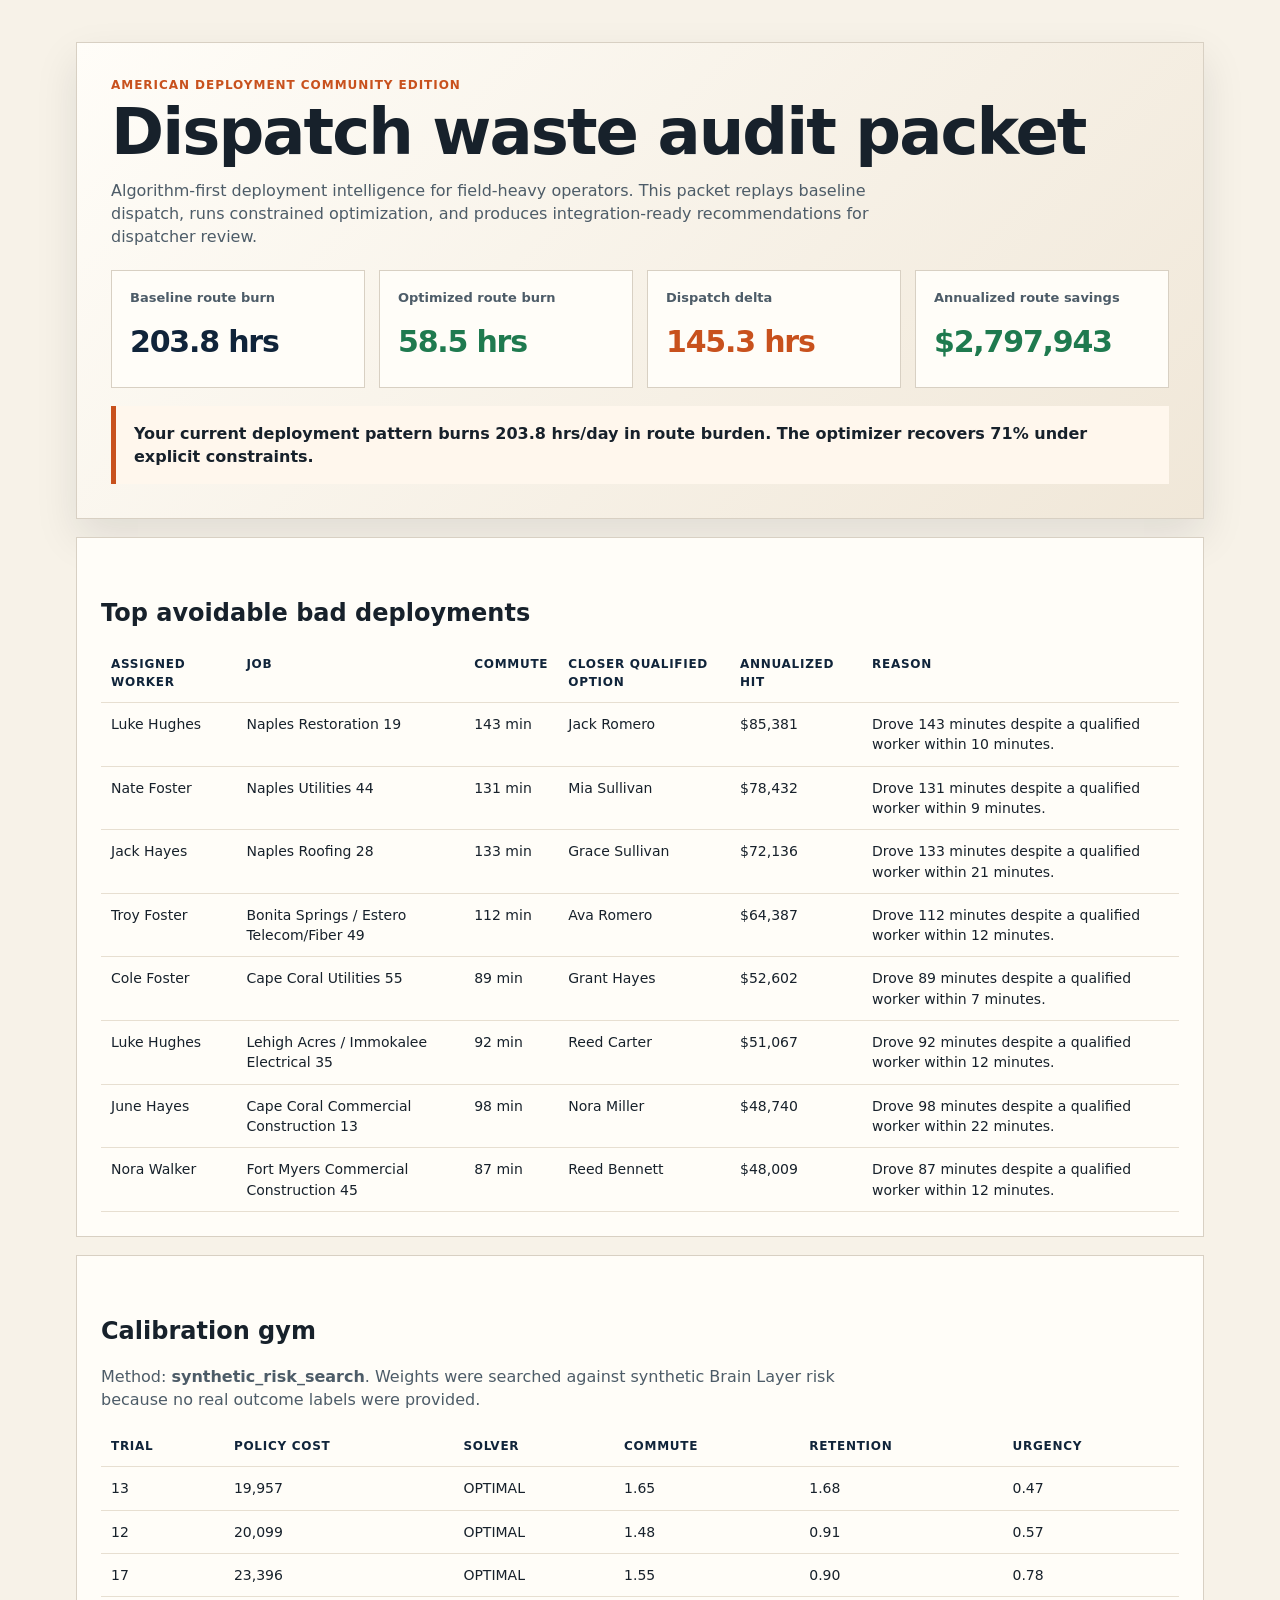
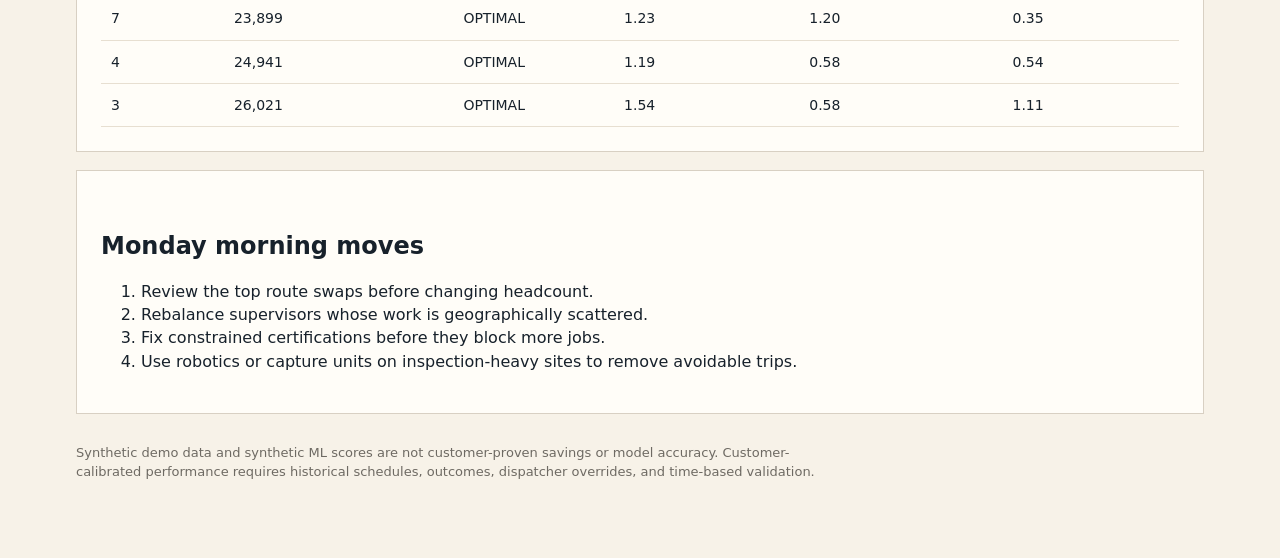
<file: examples/demo_audit/dispatch_audit_summary.html>
<!doctype html>
<html lang="en">
<head>
  <meta charset="utf-8">
  <meta name="viewport" content="width=device-width, initial-scale=1">
  <title>American Deployment Audit Packet</title>
  <style>
    :root {
      --ink: #17212b;
      --navy: #10243a;
      --steel: #4d5c68;
      --line: #d8d0c3;
      --paper: #f7f2e8;
      --card: #fffdf8;
      --orange: #c8511d;
      --green: #1f7a4f;
      --gold: #9b7b34;
    }
    * { box-sizing: border-box; }
    body {
      margin: 0;
      font-family: Inter, ui-sans-serif, system-ui, -apple-system, BlinkMacSystemFont, "Segoe UI", sans-serif;
      color: var(--ink);
      background: var(--paper);
      line-height: 1.45;
    }
    .shell { max-width: 1180px; margin: 0 auto; padding: 42px 26px 64px; }
    .hero {
      border: 1px solid var(--line);
      background: linear-gradient(135deg, #fffdf8 0%, #f0e7d8 100%);
      padding: 34px;
      box-shadow: 0 18px 40px rgba(23, 33, 43, 0.10);
    }
    .eyebrow { color: var(--orange); font-weight: 800; letter-spacing: .08em; text-transform: uppercase; font-size: 12px; }
    h1 { margin: 8px 0 10px; font-size: clamp(34px, 5vw, 64px); line-height: .94; letter-spacing: -0.03em; }
    h2 { margin: 34px 0 14px; font-size: 24px; }
    p { color: var(--steel); max-width: 760px; }
    .grid { display: grid; gap: 14px; grid-template-columns: repeat(4, minmax(0, 1fr)); margin-top: 22px; }
    .card {
      background: var(--card);
      border: 1px solid var(--line);
      padding: 18px;
      min-height: 118px;
    }
    .label { color: var(--steel); font-size: 13px; font-weight: 700; }
    .value { margin-top: 12px; color: var(--navy); font-size: 30px; font-weight: 850; letter-spacing: -0.04em; }
    .value.green { color: var(--green); }
    .value.orange { color: var(--orange); }
    .section {
      background: var(--card);
      border: 1px solid var(--line);
      padding: 24px;
      margin-top: 18px;
    }
    table { width: 100%; border-collapse: collapse; font-size: 14px; }
    th, td { padding: 11px 10px; border-bottom: 1px solid #e7dfd1; text-align: left; vertical-align: top; }
    th { color: var(--navy); font-size: 12px; text-transform: uppercase; letter-spacing: .06em; }
    .callout {
      border-left: 5px solid var(--orange);
      background: #fff7ed;
      padding: 16px 18px;
      margin-top: 18px;
      font-weight: 760;
    }
    .fineprint { margin-top: 30px; font-size: 13px; color: #6e6a63; }
    @media (max-width: 900px) { .grid { grid-template-columns: repeat(2, minmax(0, 1fr)); } }
    @media (max-width: 560px) { .grid { grid-template-columns: 1fr; } .hero, .section { padding: 20px; } }
    </style>
</head>
<body>
  <main class="shell">
    <section class="hero">
      <div class="eyebrow">American Deployment Community Edition</div>
      <h1>Dispatch waste audit packet</h1>
      <p>Algorithm-first deployment intelligence for field-heavy operators. This packet replays baseline dispatch, runs constrained optimization, and produces integration-ready recommendations for dispatcher review.</p>
      <div class="grid">
        <div class="card"><div class="label">Baseline route burn</div><div class="value">203.8 hrs</div></div>
        <div class="card"><div class="label">Optimized route burn</div><div class="value green">58.5 hrs</div></div>
        <div class="card"><div class="label">Dispatch delta</div><div class="value orange">145.3 hrs</div></div>
        <div class="card"><div class="label">Annualized route savings</div><div class="value green">$2,797,943</div></div>
      </div>
      <div class="callout">Your current deployment pattern burns 203.8 hrs/day in route burden. The optimizer recovers 71% under explicit constraints.</div>
    </section>

    <section class="section">
      <h2>Top avoidable bad deployments</h2>
      <table>
        <thead><tr><th>Assigned worker</th><th>Job</th><th>Commute</th><th>Closer qualified option</th><th>Annualized hit</th><th>Reason</th></tr></thead>
        <tbody><tr><td>Luke Hughes</td><td>Naples Restoration 19</td><td>143 min</td><td>Jack Romero</td><td>$85,381</td><td>Drove 143 minutes despite a qualified worker within 10 minutes.</td></tr>
<tr><td>Nate Foster</td><td>Naples Utilities 44</td><td>131 min</td><td>Mia Sullivan</td><td>$78,432</td><td>Drove 131 minutes despite a qualified worker within 9 minutes.</td></tr>
<tr><td>Jack Hayes</td><td>Naples Roofing 28</td><td>133 min</td><td>Grace Sullivan</td><td>$72,136</td><td>Drove 133 minutes despite a qualified worker within 21 minutes.</td></tr>
<tr><td>Troy Foster</td><td>Bonita Springs / Estero Telecom/Fiber 49</td><td>112 min</td><td>Ava Romero</td><td>$64,387</td><td>Drove 112 minutes despite a qualified worker within 12 minutes.</td></tr>
<tr><td>Cole Foster</td><td>Cape Coral Utilities 55</td><td>89 min</td><td>Grant Hayes</td><td>$52,602</td><td>Drove 89 minutes despite a qualified worker within 7 minutes.</td></tr>
<tr><td>Luke Hughes</td><td>Lehigh Acres / Immokalee Electrical 35</td><td>92 min</td><td>Reed Carter</td><td>$51,067</td><td>Drove 92 minutes despite a qualified worker within 12 minutes.</td></tr>
<tr><td>June Hayes</td><td>Cape Coral Commercial Construction 13</td><td>98 min</td><td>Nora Miller</td><td>$48,740</td><td>Drove 98 minutes despite a qualified worker within 22 minutes.</td></tr>
<tr><td>Nora Walker</td><td>Fort Myers Commercial Construction 45</td><td>87 min</td><td>Reed Bennett</td><td>$48,009</td><td>Drove 87 minutes despite a qualified worker within 12 minutes.</td></tr></tbody>
      </table>
    </section>

    <section class="section">
      <h2>Calibration gym</h2>
      <p>Method: <strong>synthetic_risk_search</strong>. Weights were searched against synthetic Brain Layer risk because no real outcome labels were provided.</p>
      <table>
        <thead><tr><th>Trial</th><th>Policy cost</th><th>Solver</th><th>Commute</th><th>Retention</th><th>Urgency</th></tr></thead>
        <tbody><tr><td>13</td><td>19,957</td><td>OPTIMAL</td><td>1.65</td><td>1.68</td><td>0.47</td></tr>
<tr><td>12</td><td>20,099</td><td>OPTIMAL</td><td>1.48</td><td>0.91</td><td>0.57</td></tr>
<tr><td>17</td><td>23,396</td><td>OPTIMAL</td><td>1.55</td><td>0.90</td><td>0.78</td></tr>
<tr><td>7</td><td>23,899</td><td>OPTIMAL</td><td>1.23</td><td>1.20</td><td>0.35</td></tr>
<tr><td>4</td><td>24,941</td><td>OPTIMAL</td><td>1.19</td><td>0.58</td><td>0.54</td></tr>
<tr><td>3</td><td>26,021</td><td>OPTIMAL</td><td>1.54</td><td>0.58</td><td>1.11</td></tr></tbody>
      </table>
    </section>

    <section class="section">
      <h2>Monday morning moves</h2>
      <ol>
        <li>Review the top route swaps before changing headcount.</li>
        <li>Rebalance supervisors whose work is geographically scattered.</li>
        <li>Fix constrained certifications before they block more jobs.</li>
        <li>Use robotics or capture units on inspection-heavy sites to remove avoidable trips.</li>
      </ol>
    </section>

    <p class="fineprint">Synthetic demo data and synthetic ML scores are not customer-proven savings or model accuracy. Customer-calibrated performance requires historical schedules, outcomes, dispatcher overrides, and time-based validation.</p>
  </main>
</body>
</html>
</file>
